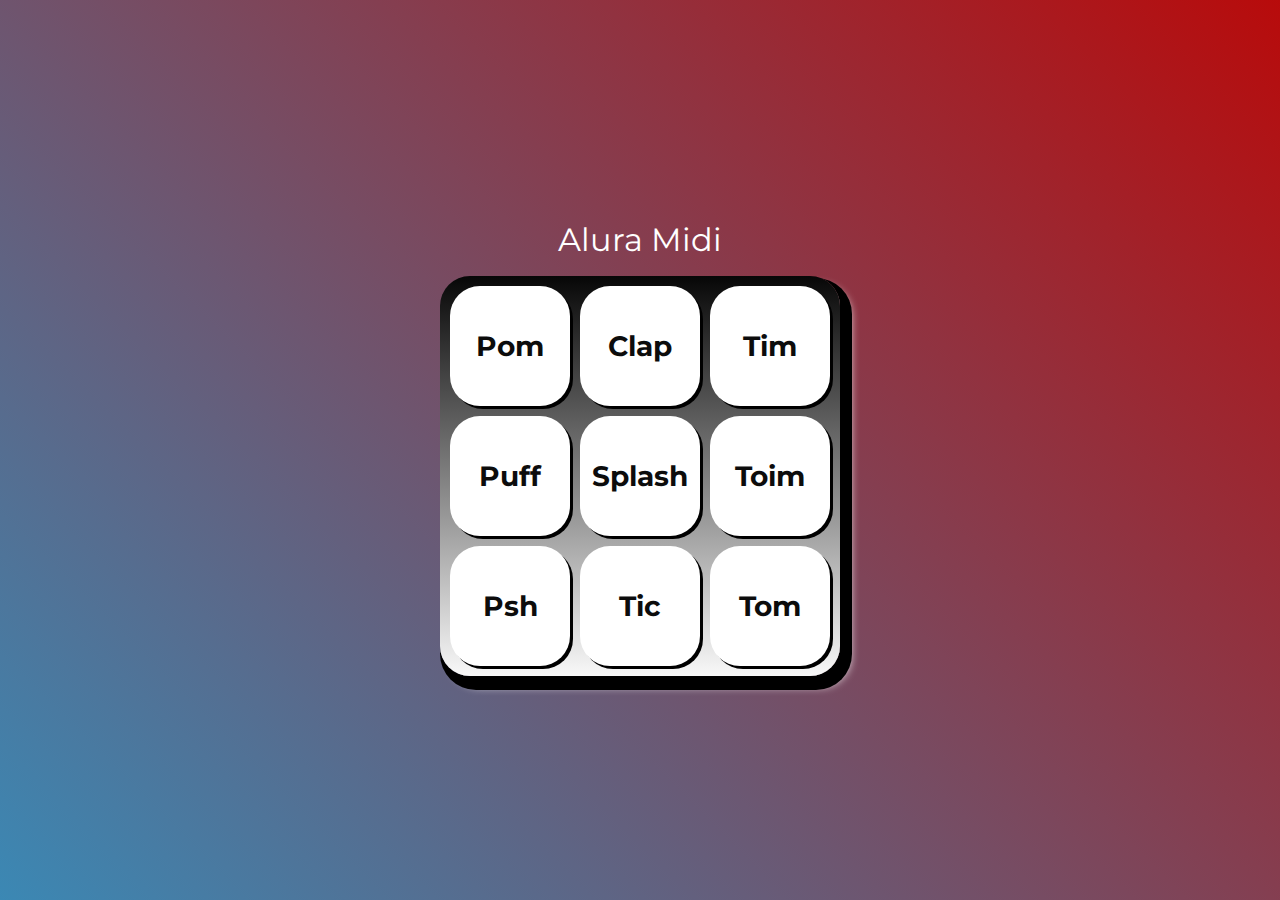
<file: index.html>
<!DOCTYPE html>
<html lang="pt-BR">
<head>
    <meta charset="UTF-8">
    <meta http-equiv="X-UA-Compatible" content="IE=edge">
    <meta name="viewport" content="width=device-width, initial-scale=1.0">

    <title>Alura MIDI</title>

    <link rel="preconnect" href="https://fonts.googleapis.com">
    <link rel="preconnect" href="https://fonts.gstatic.com" crossorigin>
    <link href="https://fonts.googleapis.com/css2?family=Montserrat:wght@500;600&display=swap" rel="stylesheet">

    <link rel="icon" type="image/png" href="images/bateria.png">
    <link rel="stylesheet" href="css/reset.css">
    <link rel="stylesheet" href="css/estilos.css">

</head>
<body>

    <h1>Alura Midi</h1>

    <section class="teclado">
        <button class="tecla tecla_pom">Pom</button>
        <button class="tecla tecla_clap">Clap</button>
        <button class="tecla tecla_tim">Tim</button>

        <button class="tecla tecla_puff">Puff</button>
        <button class="tecla tecla_splash">Splash</button>
        <button class="tecla tecla_toim">Toim</button>

        <button class="tecla tecla_psh">Psh</button>
        <button class="tecla tecla_tic">Tic</button>
        <button class="tecla tecla_tom">Tom</button>
    </section>

    <audio src="sounds/keyq.wav" id="som_tecla_pom"></audio>
    <audio src="sounds/keyw.wav" id="som_tecla_clap"></audio>
    <audio src="sounds/keye.wav" id="som_tecla_tim"></audio>
    <audio src="sounds/keya.wav" id="som_tecla_puff"></audio>
    <audio src="sounds/keys.wav" id="som_tecla_splash"></audio>
    <audio src="sounds/keyd.wav" id="som_tecla_toim"></audio>
    <audio src="sounds/keyz.wav" id="som_tecla_psh"></audio>
    <audio src="sounds/keyx.wav" id="som_tecla_tic"></audio>
    <audio src="sounds/keyc.wav" id="som_tecla_tom"></audio>

    <script src="main.js"></script>

</body>
</html>
</file>
<file: css/estilos.css>
:root {
  --cinza: #000000;
  --vermelha: #0c0c0c;
  --vermelha-escura: #fdfbfb;
  --branca: hsl(0, 0%, 100%);
  --luz: rgb(229, 255, 0);
}

body {
  align-items: center;
  background: linear-gradient(45deg, #3b88b4 0%,#b80b0b 100%);
  display: flex;
  justify-content: center;
  flex-direction: column;
  font-family: 'Montserrat', sans-serif;
  min-height: 100vh;
}

h1 {
  color: var(--branca);
  margin-bottom: 20px;
  font-size: 2rem;
}

.teclado {
  background: linear-gradient(to bottom, #070707 0%,#f8f8f8 100%);
  box-shadow: 6px 8px 0 6px #000000, 10px 10px 10px #ffffff;
  border-radius: 30px;
  display: grid;
  gap: 10px;
  grid-template-columns: repeat(3, 1fr);
  padding: 10px;
}

.tecla {
  background-color: var(--branca);
  border-radius: 30px;
  box-shadow: 3px 3px 0 var(--cinza);
  color: var(--vermelha);
  cursor: pointer;
  height: 120px;
  font-size: 1.75em;
  font-weight: bold;
  line-height: 120px;
  text-align: center;
  width: 120px;
}

.tecla.ativa,
.tecla:active {
  background-color: var(--vermelha);
  border: 4px solid  var(--vermelha);
  box-shadow: 3px 3px 0 var(--vermelha-escura) inset;
  color: var(--branca);
  outline: none;
}

.tecla.focus,
.tecla:focus {
  outline: none;
  box-shadow: 1px 1px 10px var(--luz);
}

.tecla.ativa:focus,
.tecla:active:focus {
  box-shadow: 3px 3px 0 var(--vermelha-escura) inset, 1px 1px 10px var(--luz);
}
</file>
